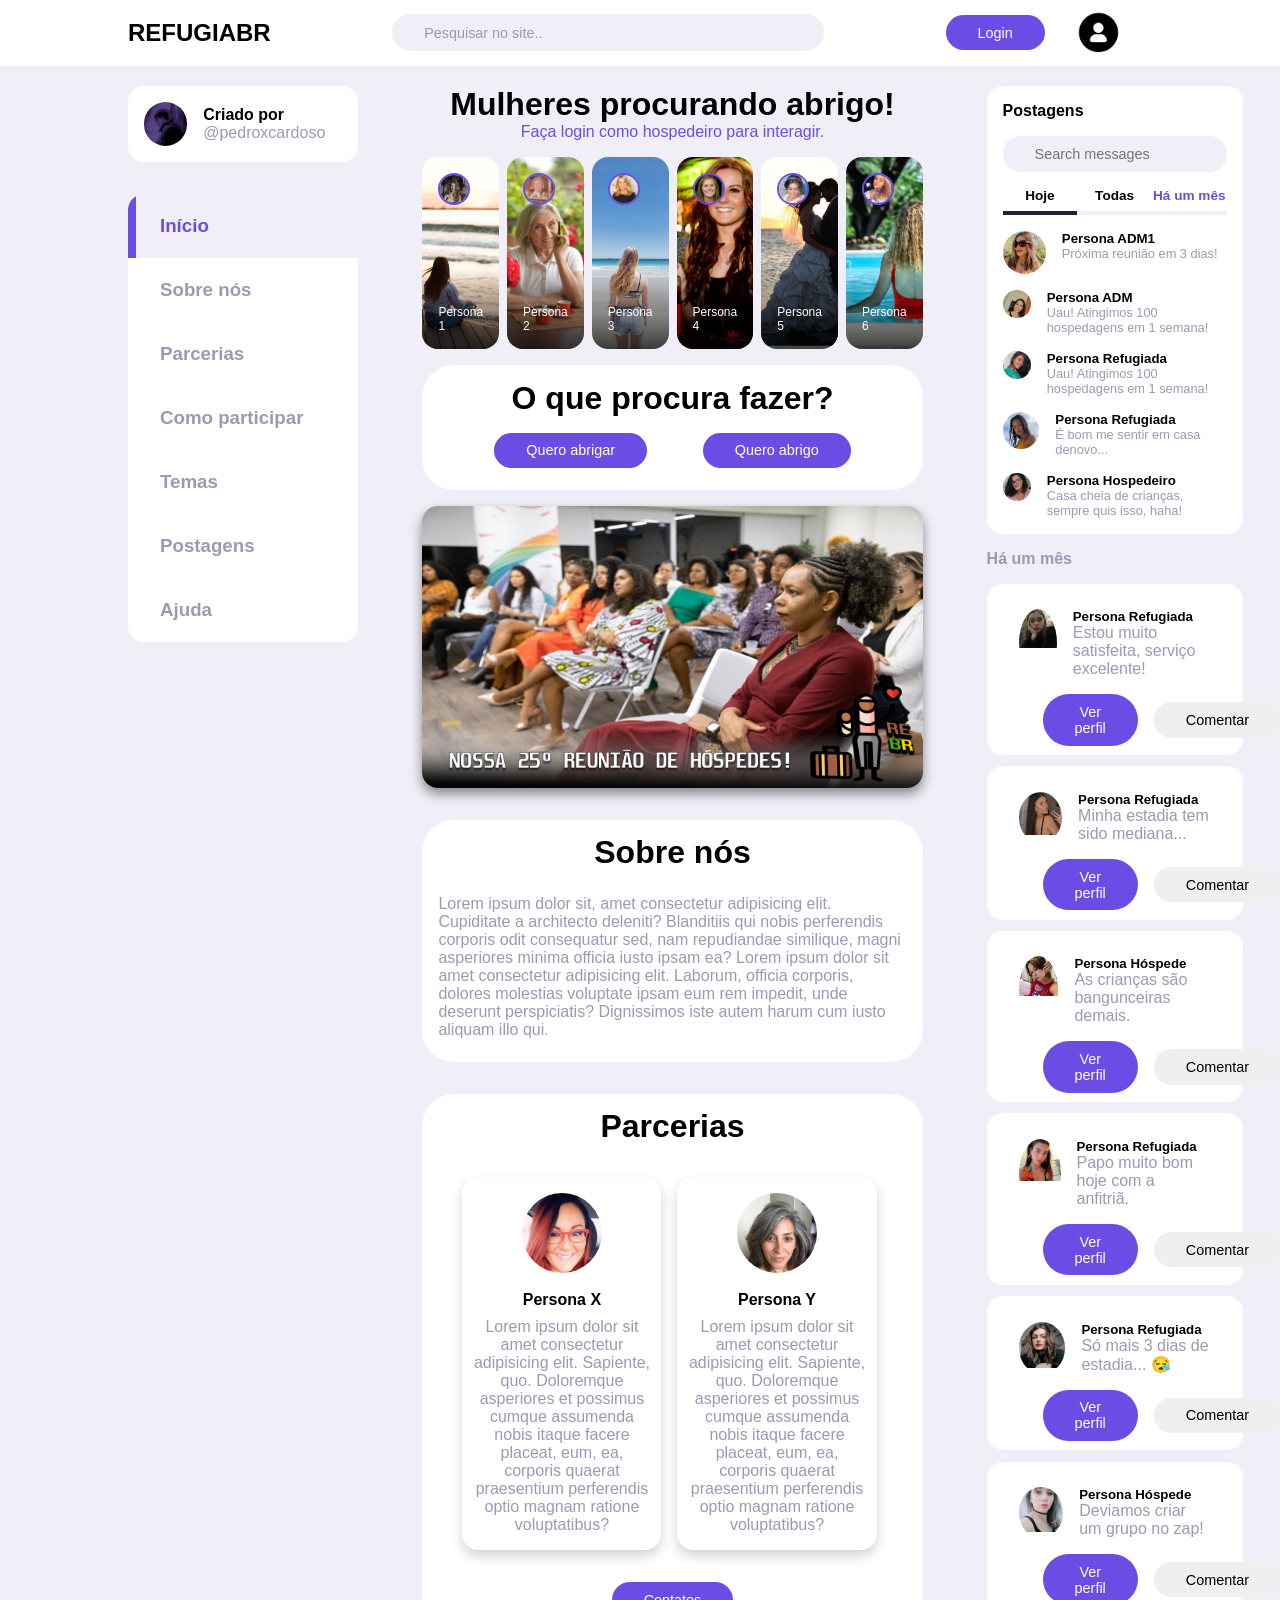
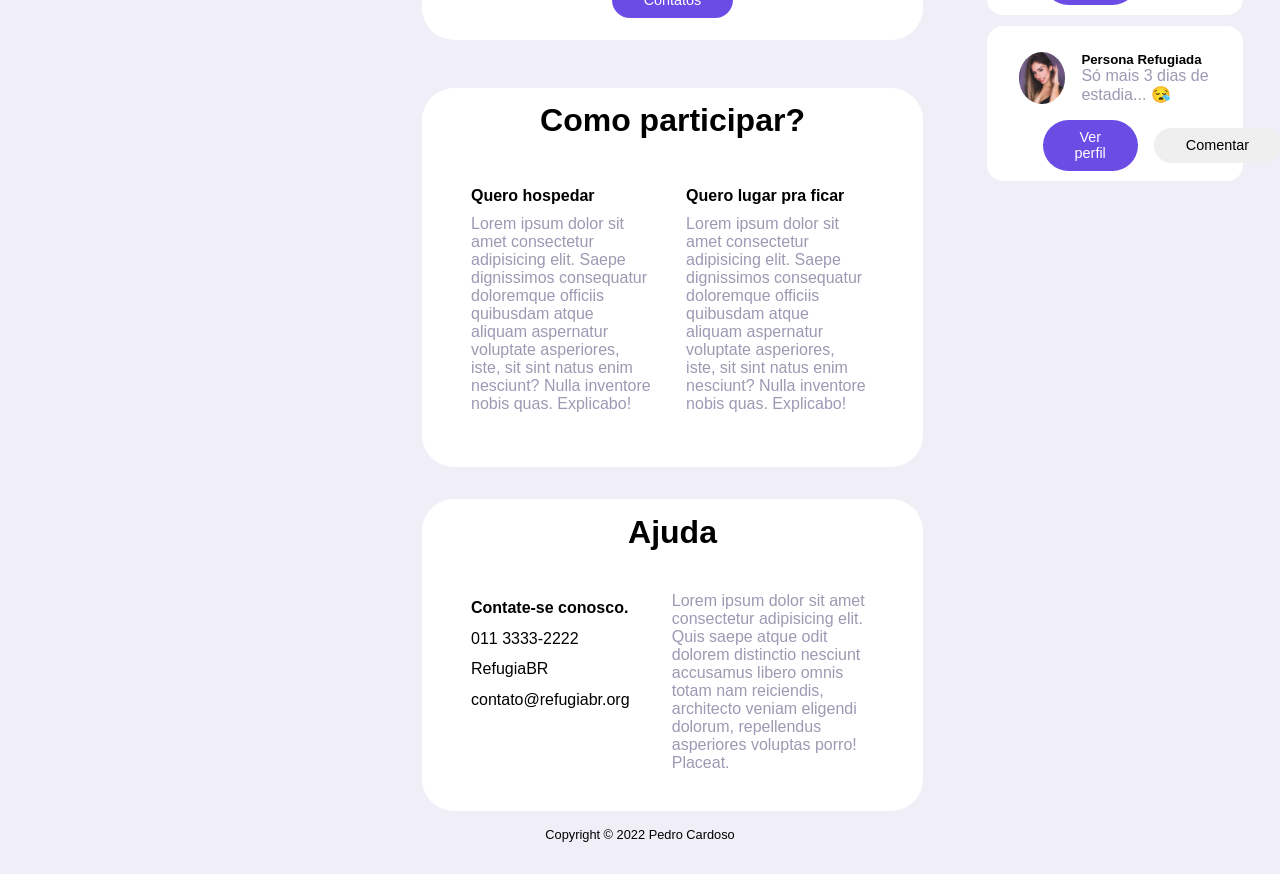
<file: index.html>
<!DOCTYPE html>
<html lang="pt-br">
<head>
    <meta charset="UTF-8">
    <meta http-equiv="X-UA-Compatible" content="IE=edge">
    <meta name="viewport" content="width=device-width, initial-scale=1.0">
    <title>RefugiaBR</title>
    
    <!--ICONSCOUT!-->
    <link rel="stylesheet" href="https://unicons.iconscout.com/release/v2.1.6/css/unicons.css">
   <!--STYLESHEET-->
    <link rel="stylesheet" href="style.css">
    <!--GOOGLE FONTES-->
    

</head>
<body>
   
    <!--BARRA DE NAVEGAÇÃO-->

    <nav>
        <div class="container">
          <h2 class="log">REFUGIABR</h2>
              <div class="search-bar">
                 <i class="uil uil-search"></i>  
                 <input type="search" placeholder="Pesquisar no site..">
              </div>
              <div class="login" id="log">
                 <label class="btn btn-primary">Login</label>
                 <div class="profile-picture">
                 <img src="images/profile-picture-1.png" alt="profile-picture">
               </div>
               <div class="world-button">
                <i class="uil uil-globe"></i> <i class="uil uil-arrow-down"></i>
               </div>
           </div>
        </div>
    </nav>

    <!--PÁGINA MAIN-->

    <main>
            <div class="container">
                <!---------Parte esquerda-------->
                <div class="left">

                    <a class="profile">
                        <div class="profile-picture">
                          <img src="images/pedro-profile.jpg
                            " alt="">
                        </div>
                        <div class="handle">
                            <h4>Criado por</h4>
                            <p class="text-muted">
                                @pedroxcardoso
                            </p>
                        </div>
                    </a>

                  <!--Sidebar-->
                     <div class="sidebar">
                         
                            <a class="menu-item active" href="#inicio">
                                 <span><i class="uil uil-home"></i></span><h3>Início</h3>
                            </a>
                                 
                            <a class="menu-item" href="#sobre-nos" id="sobrenos"
                            > 
                                <span><i class="uil uil-users-alt"></i></span><h3>Sobre nós</h3>
                            </a>
                                
                            <a class="menu-item" href="#parcerias" id="parcerias">
                                <span><i class="uil uil-user-arrows"></i></span><h3>Parcerias</h3>
                            </a>
                                
                            <a class="menu-item" href="#como-participar" id="como-participar">
                                <span><i class="uil uil-smile-beam"></i></span><h3>Como participar</h3>
                            </a>
                            
                            <a class="menu-item" id="theme">
                                <span><i class="uil uil-paint-tool"></i></span><h3>Temas</h3>
                            </a>
                            
                            <a class="menu-item" id="messages-notifications">
                                <span><i class="uil uil-newspaper"></i></span><h3>Postagens</h3>
                            </a>
                                
                            <a class="menu-item" href="#ajuda" id="ajuda">
                                <span><i class="uil uil-question-circle"></i></span><h3>Ajuda</h3>
                            </a>
                     </div>
                    
                     <div class="clima">

                     </div>

                 </div>
                 <!---------Parte DO MEIO------->
                 <div class="middle" id="inicio">
                        <!--Mulheres procurando abrigo-->
                     
                        <div class="news">
                            <h1>Mulheres procurando abrigo!</h1> 
                            <p>Faça login como hospedeiro para interagir.</p>
                        </div>
                  
                        <div class="stories">

                             
                            <div class="story"> 
                                <div class="profile-picture">
                                <img src="images/refugiado-profile-2.jpg" alt="">
                                </div>
                            <p class="name">Persona 1</p>
                            </div>

                            <div class="story"> 
                                <div class="profile-picture">
                                <img src="images/refugiado-profile-3.jpg" alt="">
                                </div>
                            <p class="name">Persona 2</p>
                            </div>

                            <div class="story"> 
                                <div class="profile-picture">
                                <img src="images/refugiado-profile-3.png" alt="">
                                </div>
                            <p class="name">Persona 3</p>
                            </div>

                            <div class="story"> 
                                <div class="profile-picture">
                                <img src="images/refugiado-profile.jpg" alt="">
                                </div>
                            <p class="name">Persona 4</p>
                            </div>

                            <div class="story"> 
                                <div class="profile-picture">
                                <img src="images/refugiado-profile-4.jpg" alt="">
                                </div>
                            <p class="name">Persona 5</p>
                            </div>

                            <div class="story"> 
                                <div class="profile-picture">
                                <img src="images/refugiado-profile-5.jpg" alt="">
                                </div>
                            <p class="name">Persona 6</p>
                            </div>

                        </div>
                    
                         <!-- FIM DE Mulheres procurando abrigo-->

                        <div class="logar" > <!--Parte de escolher que quer fazer-->
                            <h1>O que procura fazer?</h1>
                                <div class="stories-buttons"> 
                                    <div> <a href="indexH.html">  <button class="bt1"><i class="uil uil-map-pin-alt"></i> Quero abrigar</button> </a> </div>
                                    <div> <a href="indexF.html">  <button class="bt2">Quero abrigo  <i class="uil uil-house-user"></i></button> </a> </div>
                               </div>
                        </div>
                        
                      <!----- FEEDS ----->
                        
                    <div class="feeds" >

                        <div class="feed1">
                        
                            <div class="central-image">  
                               
                                <img class="img1" src="images/REUNIAO.png" alt="">

                            </div>
                        </div>

                        <div class="feed2" id="sobre-nos">
                            <div class="head">
                                <h1>Sobre nós</h1>
                            </div>
                                <p>
                                    Lorem ipsum dolor sit, amet consectetur adipisicing elit. Cupiditate a architecto deleniti? Blanditiis qui nobis perferendis corporis odit consequatur sed, nam repudiandae similique, magni asperiores minima officia iusto ipsam ea?
                                    Lorem ipsum dolor sit amet consectetur adipisicing elit. Laborum, officia corporis, dolores molestias voluptate ipsam eum rem impedit, unde deserunt perspiciatis? Dignissimos iste autem harum cum iusto aliquam illo qui.

                                </p>
                            <div>

                            </div>
                        </div>
                       

                        <div class="feed3" id="parcerias">
                            <div class="head">
                                <h1>Parcerias</h1>
                            </div>
                               
                                <div class="parcerias">
                                    <div class="parceiros">
                                       <div class="profile-picture2"> <img src="images/partner1.jpg" alt=""> </div> <br>
                                        <b>Persona X</b> <br>
                                        <p>
                                         Lorem ipsum dolor sit amet consectetur adipisicing elit. Sapiente, quo. Doloremque asperiores et possimus cumque assumenda nobis itaque facere placeat, eum, ea, corporis quaerat praesentium perferendis optio magnam ratione voluptatibus?
                                         
                                        </p>
                                    </div>

                                    <div class="parceiros">
                                        <div class="profile-picture2"> <img src="images/partner2.jpg" alt=""> </div> <br>
                                         <b>Persona Y</b> <br>
                                         <p>
                                          Lorem ipsum dolor sit amet consectetur adipisicing elit. Sapiente, quo. Doloremque asperiores et possimus cumque assumenda nobis itaque facere placeat, eum, ea, corporis quaerat praesentium perferendis optio magnam ratione voluptatibus?
                                          
                                         </p>
                                     </div>

                                   
                                   
                                </div>

                                <div class="btn-contatos">
                                    <label class="btn btn-primary2" for="(COLOCAR DEPOIS)">Contatos</label> </div>
                                 </div>
                               

                            <div>

                            </div>
                        </div>
                       
                        <div class="feed4" id="como-participar">
                            <div class="head">
                                <h1>Como participar?</h1>
                            </div>
                            
                            <div class="cont">
                             
                                <div class="contflex"> 
                                <b class="cont-title">Quero hospedar</b>
                                <p>Lorem ipsum dolor sit amet consectetur adipisicing elit. Saepe dignissimos consequatur doloremque officiis quibusdam atque aliquam aspernatur voluptate asperiores, iste, sit sint natus enim nesciunt? Nulla inventore nobis quas. Explicabo!</p>    
                                </div>

                                <div class="contflex"> 
                                    <b class="cont-title">Quero lugar pra ficar</b>
                                    <p>Lorem ipsum dolor sit amet consectetur adipisicing elit. Saepe dignissimos consequatur doloremque officiis quibusdam atque aliquam aspernatur voluptate asperiores, iste, sit sint natus enim nesciunt? Nulla inventore nobis quas. Explicabo!</p>    
                                    </div>

                            </div>
                            


                            <div>

                            </div>
                        </div>

                        <div class="feed5" id="ajuda">
                            <div class="head">
                                <h1>Ajuda <i class="uil uil-question-circle"></i></h1>
                            
                                <div class="helpbar">
                                    <div class="helpbar-flex">
                                        <b class="helpbar-title">Contate-se conosco.</b>
                                        <ul class="help-ul">
                                            <li> <i class="uil uil-phone"></i> 011 3333-2222</li>
                                            <li> <i class="uil uil-facebook"></i> RefugiaBR</li>
                                            <li> <i class="uil uil-envelope"></i> contato@refugiabr.org</li>
                                        </ul>
                                    </div>

                                        <p>Lorem ipsum dolor sit amet consectetur adipisicing elit. Quis saepe atque odit dolorem distinctio nesciunt accusamus libero omnis totam nam reiciendis, architecto veniam eligendi dolorum, repellendus asperiores voluptas porro! Placeat.

                                        </p>

                                    </div>
                                </div>


                            <div>

                            </div>
                        </div>

                    </div>        
                          
                      <!----------------------Parte direita------------------------>
             
                <div class="right">
                
                <!------------------------MESSAGES--------------------------->  
                 
                  <div class="messages">
                    <div class="heading">
                        <h4>Postagens</h4> <i class="uil uil-newspaper"></i>
                    </div>
                    <!-----SEARCH BAR------>
                    <div class="search-bar">
                        <i class="uil uil-search"></i>
                        <input type="search" placeholder="Search messages" id="message-search">
                    </div>
                    <!-----NEWS CATEOGRY----->
                    <div class="category">
                        <h6 class="active">Hoje</h6>
                        <h6>Todas</h6>
                        <h6 class="message-requests">Há um mês</h6>
                    </div>
                  <!-------MESSAGE------->
                    <div class="message">
                        <div class="profile-picture">
                            <img src="images/personaadm3.jpg" alt="">
                        </div>
                        <div class="message-body">
                            <h5>Persona ADM1</h5>
                            <p class="text-muted">Próxima reunião em 3 dias!</p>
                        </div>
                    </div>
               
                    <!-------MESSAGE------->
                    <div class="message">
                        <div class="profile-picture">
                            <img src="images/persona7.JPG" alt="">
                        </div>
                        <div class="message-body">
                            <h5>Persona ADM</h5>
                            <p class="text-muted">Uau! Atingimos 100 hospedagens em 1 semana!</p>
                        </div>
                    </div>
            
                    <!-------MESSAGE------->
                    <div class="message">
                        <div class="profile-picture">
                            <img src="images/persona8.jpg" alt="">
                        </div>
                        <div class="message-body">
                            <h5>Persona Refugiada</h5>
                            <p class="text-muted">Uau! Atingimos 100 hospedagens em 1 semana!</p>
                        </div>
                    </div>

                     <!-------MESSAGE------->
                     <div class="message">
                        <div class="profile-picture">
                            <img src="images/personaadm2.png" alt="">
                        </div>
                        <div class="message-body">
                            <h5>Persona Refugiada</h5>
                            <p class="text-muted">É bom me sentir em casa denovo...</p>
                        </div>
                    </div>

                     <!-------MESSAGE------->
                     <div class="message">
                        <div class="profile-picture">
                            <img src="images/VgVgXcxE_400x400.jpg" alt="">
                        </div>
                        <div class="message-body">
                            <h5>Persona Hospedeiro</h5>
                            <p class="text-muted">Casa cheia de crianças, sempre quis isso, haha!</p>
                        </div>
                    </div>
                </div>
              <!--END OF MESSAGE-->

                 <!-----------------POSTAGENS------------------------>

                 <div class="friend-requests">
                    <h4>Há um mês</h4>
                </div>
        
                <div class="request">
                    <div class="info">
                        <div class="profile-picture2">
                            <img src="images/personaadm1.jpg" alt="">
                        </div>
                        <div>
                            <h5>Persona Refugiada</h5>
                            <p class="text-muted">
                                Estou muito satisfeita, serviço excelente!
                            </p>    
                    </div>
                </div>
                <div class="action">
                    <button class="btn1">
                        Ver perfil
                    </button>
                    <button class="btn2">
                        Comentar
                    </button>          
                </div>
            </div>

            <div class="request">
                <div class="info">
                    <div class="profile-picture2">
                        <img src="images/persona1.jpg" alt="">
                    </div>
                    <div>
                        <h5>Persona Refugiada</h5>
                        <p class="text-muted">
                            Minha estadia tem sido mediana...
                        </p>    
                </div>
            </div>
            <div class="action">
                <button class="btn1">
                    Ver perfil
                </button>
                <button class="btn2">
                    Comentar
                </button>          
             </div>
          </div>

          <div class="request">
            <div class="info">
                <div class="profile-picture2">
                    <img src="images/personaadm4.jpg" alt="">
                </div>
                <div>
                    <h5>Persona Hóspede</h5>
                    <p class="text-muted">
                        As crianças são bangunceiras demais.
                    </p>    
            </div>
        </div>
        <div class="action">
            <button class="btn1">
                Ver perfil
            </button>
            <button class="btn2">
                Comentar
            </button>          
         </div>
      </div>

      <div class="request">
        <div class="info">
            <div class="profile-picture2">
                <img src="images/personaadm4.png" alt="">
            </div>
            <div>
                <h5>Persona Refugiada</h5>
                <p class="text-muted">
                    Papo muito bom hoje com a anfitriã.
                </p>    
        </div>
    </div>
    <div class="action">
        <button class="btn1">
            Ver perfil
        </button>
        <button class="btn2">
            Comentar
        </button>          
     </div>
  </div>

  <div class="request">
    <div class="info">
        <div class="profile-picture2">
            <img src="images/personaadm5.jpg" alt="">
        </div>
        <div>
            <h5>Persona Refugiada</h5>
            <p class="text-muted">
                Só mais 3 dias de estadia... 😪
            </p>    
    </div>
</div>
<div class="action">
    <button class="btn1">
        Ver perfil
    </button>
    <button class="btn2">
        Comentar
    </button>          
 </div>
</div>
 
<div class="request">
    <div class="info">
        <div class="profile-picture2">
            <img src="images/persona9.jpg" alt="">
        </div>
        <div>
            <h5>Persona Hóspede</h5>
            <p class="text-muted">
                Deviamos criar um grupo no zap!
            </p>    
    </div>
</div>
<div class="action">

    <button class="btn1">
        Ver perfil
    </button>
    <button class="btn2">
        Comentar
    </button>          
 </div>
</div>

<div class="request">
    <div class="info">
        <div class="profile-picture2">
            <img src="images/persona10.jpg" alt="">
        </div>
        <div>
            <h5>Persona Refugiada</h5>
            <p class="text-muted">
                Só mais 3 dias de estadia... 😪
            </p>    
    </div>
</div>
<div class="action">

    <button class="btn1">
        Ver perfil
    </button>
    <button class="btn2">
        Comentar
    </button>          
 </div>
</div>



         </div>             
        </div>
        <!--END OF RIGHT-->

    </div>
    <footer>Copyright © 2022 Pedro Cardoso</footer>
</main>

<!--=======================================THEME CUSTOMIZATION=================================-->   
<div class="customize-theme">
 <div class="card">
     <h2>Customize o site!</h2>
     <p class="text-mute">Altere a fonte, cor e fundo.</p>

     <!-----------FONT SIZES------------>

     <div class="font-size">
         <h4>Tamanho da fonte</h4>
         <div>
             <h6>Aa</h6>
         <div class="choose-size">
             <span class="font-size-1"></span>
             <span class="font-size-2"></span>
             <span class="font-size-3 active"></span>
             <span class="font-size-4"></span>
             <span class="font-size-5"></span>
         </div>
         <h3>Aa</h3>
         </div>
     </div>

     


     <!-------- PRIMARY COLORS --------->
     <div class="color">
         <h4>Cores</h4>
         <div class="choose-color">
             <span class="color-1 active"></span>
             <span class="color-2"></span>
             <span class="color-3"></span>
             <span class="color-4"></span>
             <span class="color-5"></span>
         </div>
     </div>
     <!-------- BACKGROUND COLORS --------->
     <div class="background">
         <h4>Fundo</h4>
         <div class="choose-bg">
            <div class="bg-1 active">
                <span></span>
                <h5 for="bg-1">Claro</h5>
            </div>
            <div class="bg-2">
                <span></span>
                <h5>Dim</h5>
            </div>
            <div class="bg-3">
                <span></span>
                <h5 for="bg-3">Escuro</h5>
            </div>
        </div>
     </div>
     
 </div>

</div>


<!--=========================================LOGIN==================================================-->

<div class="log-button">
    <div class="card1">
        <h2>Faça seu login!</h2> <br>
      <div class="insira">  <h3>Email</h3> </div>
        <div class="log-inputs">
            <input type="text" placeholder="insira seu email...">
        </div>
     <div class="senha">  <h3>Senha</h3> </div> 
        <div class="log-inputs">
            <input type="password" placeholder="insira sua senha...">
        </div>

     <div class="logar2">
        <label class="btnlog">Login</label>
     </div>
        
    </div>
   
   </div>
   



<script src="script.js"></script>
</body>
</html>
</file>
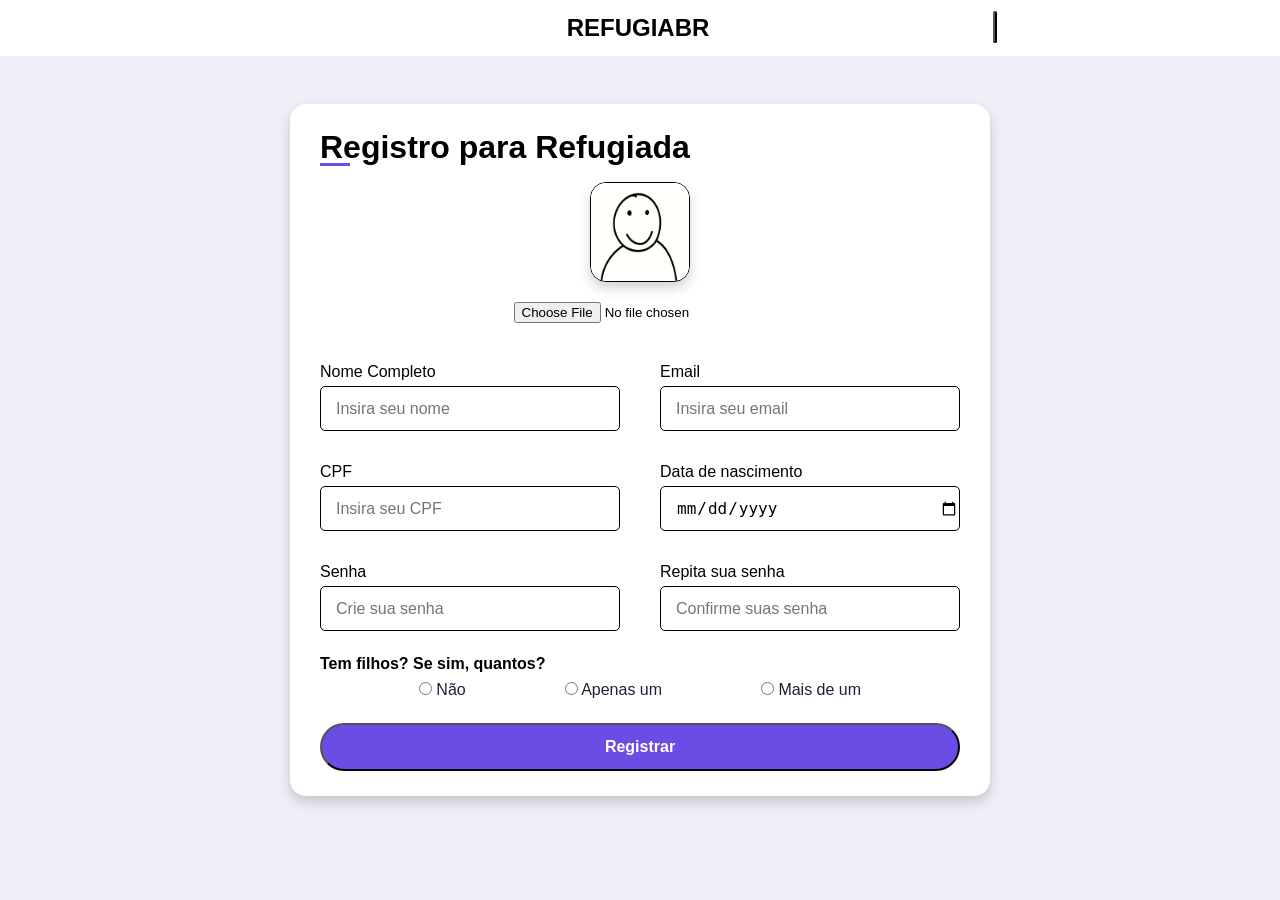
<file: indexF.html>
<!DOCTYPE html>
<html lang="en">
<head>
    <meta charset="UTF-8">
    <meta http-equiv="X-UA-Compatible" content="IE=edge">
    <meta name="viewport" content="width=device-width, initial-scale=1.0">
    <title>Crie sua conta</title>


    <!--ICONSCOUT!-->
      <link rel="stylesheet" href="https://unicons.iconscout.com/release/v2.1.6/css/unicons.css">
    <!--STYLESHEET-->
       <link rel="stylesheet" href="styleF.css">
    <!--GOOGLE FONTES-->
</head>
<body>

  <nav>
    
   <div class="all">
     <div class="left">
       <a class="anima" href="index.html"> <i id="anime" class="uil uil-sign-in-alt"></i> </a>
     </div>
    <div class="mid">
     <h1>REFUGIABR</h1>
    </div>

    <div class="right">
      <button onclick="myFunction()" class="moon"> <i class="uil uil-moon"></i> </button>
    </div>
    

  </div>
  </nav>

  <main>
    <div class="container">
      <div class="titulo">Registro para Refugiada</div>
      <form action="">

        <div class="img" id="inputimg">
          <img src="imagesF/profile-picture.PNG" id="personaimg" alt=""> <br>
          <input type="file" id="choosefile" name="img" accept="image/*" onchange="document.getElementById('personaimg').src = window.URL.createObjectURL(this.files[0])" required>          
        </div>

        <div class="usuario">
          <div class="input-box">
            <span class="details">Nome Completo</span>
            <input type="text" placeholder="Insira seu nome" required>
          </div>
          <div class="input-box">
            <span class="details">Email</span>
            <input type="text" placeholder="Insira seu email" required>
          </div>
          <div class="input-box">
            <span class="details">CPF</span>
            <input type="text" placeholder="Insira seu CPF" oninput="mascara(this)" maxlength="14" required>
          </div>
          <div class="input-box">
            <span class="details">Data de nascimento</span>
            <input type="date" required>
          </div>
          <div class="input-box">
            <span class="details">Senha</span>
            <input type="password" class="password" placeholder="Crie sua senha" required>
          </div>
          <div class="input-box">
            <span class="details">Repita sua senha</span>
            <input type="password" class="password" placeholder="Confirme suas senha" required>
          </div>
        </div>
        <div class="title"> <span class="details">Tem filhos? Se sim, quantos?</span> </div>
        <div class="filhos-details" required>
                <div>
                    <input type="radio" id="child" name="age" value="child"> 
                    <label for="child">Não</label>
                </div> 
                <div>
                    <input type="radio" id="adult" name="age" value="adult">
                    <label for="adult">Apenas um</label>
                </div>
                <div>
                    <input type="radio" id="senior" name="age" value="senior">
                    <label for="senior">Mais de um</label>
                </div> 
        </div>
        <div class="submit-end">
          <input class="btn-primary"type="submit" value="Registrar">
        </div>

      </form>
    </div>
   
  </main>


<script src="scriptF.js"></script>
</body>
</html>
</file>
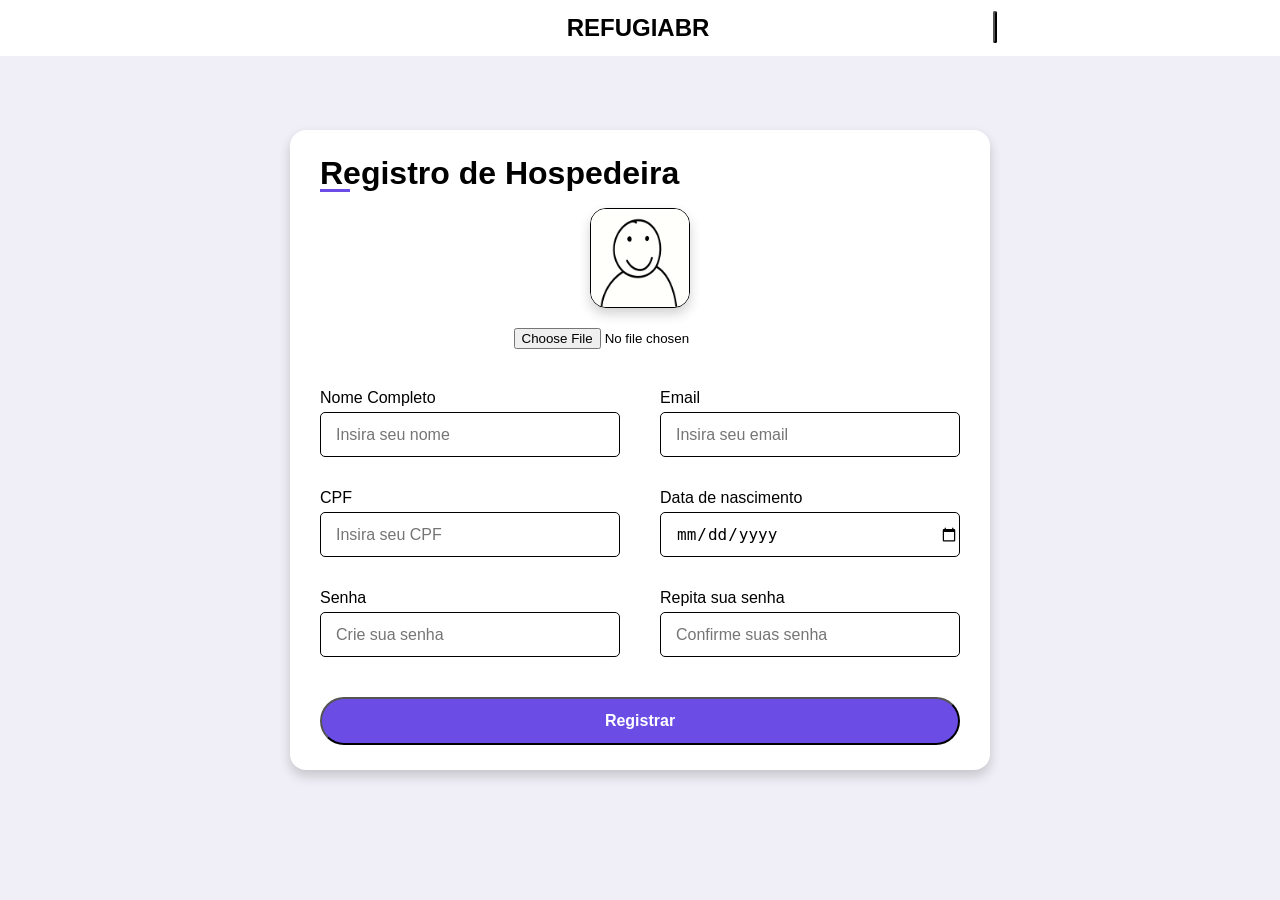
<file: indexH.html>
<!DOCTYPE html>
<html lang="en">
<head>
    <meta charset="UTF-8">
    <meta http-equiv="X-UA-Compatible" content="IE=edge">
    <meta name="viewport" content="width=device-width, initial-scale=1.0">
    <title>Crie sua conta</title>


    <!--ICONSCOUT!-->
      <link rel="stylesheet" href="https://unicons.iconscout.com/release/v2.1.6/css/unicons.css">
    <!--STYLESHEET-->
       <link rel="stylesheet" href="styleF.css">
    <!--GOOGLE FONTES-->
</head>
<body>

  <nav>
    
   <div class="all">
     <div class="left">
       <a class="anima" href="index.html"> <i id="anime" class="uil uil-sign-in-alt"></i> </a>
     </div>
    <div class="mid">
     <h1>REFUGIABR</h1>
    </div>

    <div class="right">
      <button onclick="myFunction()" class="moon"> <i class="uil uil-moon"></i> </button>
    </div>
    

  </div>
  </nav>

  <main>
    <div class="container">
      <div class="titulo">Registro de Hospedeira</div>
      <form action="">

        <div class="img" id="inputimg">
          <img src="imagesF/profile-picture.PNG" id="personaimg" alt=""> <br>
          <input type="file" id="choosefile" name="img" accept="image/*" onchange="document.getElementById('personaimg').src = window.URL.createObjectURL(this.files[0])" required>          
        </div>

        <div class="usuario">
          <div class="input-box">
            <span class="details">Nome Completo</span>
            <input type="text" placeholder="Insira seu nome" required>
          </div>
          <div class="input-box">
            <span class="details">Email</span>
            <input type="text" placeholder="Insira seu email" required>
          </div>
          <div class="input-box">
            <span class="details">CPF</span>
            <input type="text" placeholder="Insira seu CPF" oninput="mascara(this)" maxlength="14" required>
          </div>
          <div class="input-box">
            <span class="details">Data de nascimento</span>
            <input type="date" required>
          </div>
          <div class="input-box">
            <span class="details">Senha</span>
            <input type="password" class="password" placeholder="Crie sua senha" required>
          </div>
          <div class="input-box">
            <span class="details">Repita sua senha</span>
            <input type="password" class="password" placeholder="Confirme suas senha" required>
          </div>
        </div>
        <div class="submit-end">
          <input class="btn-primary"type="submit" value="Registrar">
        </div>
      </form>
    </div>
   
  </main>


<script src="scriptF.js"></script>
</body>
</html>
</file>
<file: style.css>
@import url('https://fonts.googleapis.com/css2?family=Roboto+Mono:wght@300&display=swap');

html{
    scroll-behavior: smooth;
}


.light{
    color:white;
}

:root {
   --primary-color-hue: 252;
   --dark-color-lightness: 17%;
   --light-color-lightness: 95%;
   --white-color-lightness: 100%;

   --color-white: hsl(252, 30%, var(--white-color-lightness));
   --color-light: hsl(252, 30%, var(--light-color-lightness));
   --color-gray: hsl(var(--primary-color-hue), 15%, 65%);
   --color-primary: hsl(var(--primary-color-hue), 75%, 60%);
   --color-secondary: hsl(252, 100%, 90%);
   --color-sucess: hsl(120, 95%, 65%);
   --color-danger: hsl(0, 95%, 65%);
   --color-dark: hsl(252, 30%, var(--dark-color-lightness));
   --color-black: hsl(252, 30%, 10%);

   --border-radius: 2rem;
   --card-border-radius: 1rem;
   --btn-padding: 0.6rem 2rem;
   --search-padding: 0.6rem 1rem;
   --card-padding: 1rem;

   --sticky-top-left: 5.4rem;
   --sticky-top-right: -18rem;
}

*,
*::before,
*::after{
    margin: 0;
    padding: 0;
    outline: 0;
    box-sizing: border-box;
    text-decoration: none;
    list-style: none;
    border: none;
}

body{
    font-family: 'Roboto', sans-serif;
    color:black;
    overflow-x: hidden;
    background: var(--color-light);
}

.container{
    width: 80%;
    margin: 0 auto;
}

.profile-picture{
    width: 2.7em;
    aspect-ratio: 1/1;
    border-radius: 50%;
    overflow:hidden;
}

img{
    display:block;
    width: 100%;
}

.container .login .btn{
    display: inline-block;
    padding: var(--btn-padding);
    font-weight: 500;
    border-radius: var(--border-radius);
    cursor: pointer;
    transition: all 300ms ease;
    font-size: 0.9rem;
}

.container .login .btn:hover{
    opacity: 0.8;
}

.container .login .btn-primary{
    background: var(--color-primary);
    color: white;
}

.text-bold{
    font-weight: 500;
}

.text-muted{
    color: var(--color-gray);
}

/*==========NAVBAR==========*/
nav{
    width: 100%;
    background: var(--color-white);
    padding: 0.7rem 0;
    position: fixed;
    top: 0;
    z-index: 10;
}
nav .container{
    display:flex;
    align-items: center;
    justify-content: space-between;
}

.search-bar{
    background: var(--color-light);
    border-radius: var(--border-radius);
    padding: var(--search-padding);
}

.search-bar input[type="search"]{
    background: transparent;
    width: 30vw;
    margin-left: 1rem;
    font-size: 0.9rem;
    color:var(--color-dark);
}

nav .search-bar input[type="search"]::placeholder{
    color: var(--color-gray);
}

nav .login {
    display: flex;
    align-items: center;
    gap: 2rem;
}

nav .world-button{
display: flex;
align-items: center;
cursor: pointer;
}

/*==========MAIN==========*/

main{
    position: relative;
    top: 5.4rem;
}

main .container{
    display: grid;
    grid-template-columns: 18vw auto 20vw;
    column-gap: 4rem;
    position: relative;
}

/*==========LEFT==========*/

main .container .left{
    height: max-content;
    position: sticky;
    top: var(--sticky-top-left);
}

main .container .left .profile {
    padding: var(--card-padding);
    background: var(--color-white);
    border-radius: var(--card-border-radius);
    display:flex;
    align-items: center;
    column-gap: 1rem;
    width: 100%;
}

/*==========SIDEBAR==========*/


.left .sidebar{
    margin-top: 2rem;
    background: var(--color-white);
    border-radius: var(--card-border-radius);
    width: 100%;
    
}

.left .sidebar a{
    color: var(--color-gray);
}

.left .sidebar .menu-item {
    display:flex;
    align-items: center;
    height: 4rem;
    cursor:pointer;
    transition: all 300ms ease;
    position: relative;
}


.left .sidebar .menu-item:hover{
    background: var(--color-light);
    
}

.left .sidebar i{
    font-size: 1.4rem;
    color: var(--color-gray);
    margin-left:2rem;
    position: relative;
}

.left .siderbar h3{
    margin-left: 2rem;
    font-size: 1rem;
}

.left .sidebar .active{
    background: var(--color-light);
}

.customize-theme .card{
    width: 92vw;
}

.left .sidebar .active i,
.left .sidebar .active h3{
    color: var(--color-primary);
}

.left .sidebar .active::before{
    content: "";
    display:block;
    width: 0.5rem;
    height:100%;
    position:absolute;
    background: var(--color-primary);
}

.left .sidebar .menu-item:first-child.active{
    border-top-left-radius: var(--card-border-radius);
    overflow: hidden;
}

.left .sidebar .menu-item:last-child.active{
    border-bottom-left-radius: var(--card-border-radius);
    overflow: hidden;
}



/*=========MIDDLE=========*/

.middle .news h1{
    text-align: center;
}

.middle .news p{
    text-align: center;
    color: var(--color-primary);
    padding-bottom: 1rem;
}



.middle .stories{
    display: flex;
    justify-content: space-between;
    height: 12rem;
    gap: 0.5rem;
   
}

.middle .stories .story{
    padding: var(--card-padding);
    border-radius: var(--card-border-radius);
    display: flex;
    flex-direction: column;
    justify-content: space-between;
    align-items: center;
    color: white;
    font-size: 0.75rem;
    width: 100%;
    position: relative;
    overflow: hidden;
    cursor: pointer;
    transition: all 300ms ease;
}

.middle .stories .story:hover{
    opacity: 0.8;
    
}

.middle .stories .story::before{
    content: "";
    display: block;
    width: 100%;
    height: 5rem;
    background: linear-gradient(transparent, rgba(0, 0, 0, 0.75));
    position: absolute;
    bottom: 0;
}

.middle .stories .story .name{
    z-index: 2;
}

.middle .stories .story:nth-child(1){
    background: url(images/background1.PNG)
    no-repeat center center/cover;
}
.middle .stories .story:nth-child(2){
    background: url(images/background2.jpg)
    no-repeat center center/cover;
}
.middle .stories .story:nth-child(3){
    background: url(images/background\ 3.jpg)
    no-repeat center center/cover;
}
.middle .stories .story:nth-child(4){
    background: url(images/background4.jpg)
    no-repeat center center/cover;
}

.middle .stories .story:nth-child(5){
    background: url(images/background5.jpg)
    no-repeat center center/cover;
}

.middle .stories .story:nth-child(6){
    background: url(images/background6.PNG)
    no-repeat center center/cover;
}

.middle .story .profile-picture{
    width: 2rem;
    height: 2rem;
    align-self: start;
    border: 2px solid var(--color-primary);
}

/*BOTÃO DE LOGIN*/

.middle .logar{
width: 100%;
align-items: center;
margin-top: 1rem;
background: var(--color-white);
padding: 0.4rem var(--card-padding);
border-radius: var(--border-radius);
}

.middle .logar h1{
    padding-top: 0.5rem;
    padding-bottom: 1rem;
    justify-self: start;
    width: 100%;
    background: transparent;
    margin-right: 1rem;
    text-align: center;
    justify-items: center;
}

.middle .logar .stories-buttons{
    display: flex;
    justify-content: space-evenly;
    padding-bottom: 1rem;
}

.middle .logar .stories-buttons buttons{
    display: flex;
    justify-content: space-evenly;
    
}

.middle .logar .stories-buttons .bt1{
    
    padding: var(--btn-padding);
    font-weight: 500;
    border-radius: var(--border-radius);
    cursor: pointer;
    transition: all 300ms ease;
    font-size: 0.9rem;
    background: var(--color-primary);
    color: white;
}

.middle .logar .stories-buttons .bt2{
    display: inline-block;
    padding: var(--btn-padding);
    font-weight: 500;
    border-radius: var(--border-radius);
    cursor: pointer;
    transition: all 300ms ease;
    font-size: 0.9rem;
    background: var(--color-primary);
    color: white;
}

.middle .logar .bt1:hover{
    opacity: 0.8;
}

.middle .logar .bt2:hover{
    opacity: 0.8;
}

/*FIM DO BOTÃO DE LOGIN*/

/*-----FEED 1-----*/

.middle .feeds{
    padding-top: 1rem;
    padding-bottom: 1rem;
    width: 100%;
}

.middle .feeds h1{
    text-align: center;
    justify-items: center;
}

.middle .img1{
    box-shadow: 0 0 0 0, 0 6px 12px rgb(34 34 34 / 50%);
    border-radius: var(--card-border-radius)
}

/*-----FEED 2-----*/

.middle .feed2{
    width: 100%;
    align-items: center;
    margin-top: 2rem;
    background: var(--color-white);
    padding: 0.4rem var(--card-padding);
    border-radius: var(--border-radius);
}

.middle .feed2 h1{
    padding-top: 0.5rem;
    padding-bottom: 1rem;
    justify-self: start;
    width: 100%;
    background: transparent;
    margin-right: 1rem;
}

.middle .feed2 p{
    padding-top: 0.5rem;
    padding-bottom: 1rem;
    justify-self: start;
    width: 100%;
    background: transparent;
    color: var(--color-gray);
    margin-right: 1rem;
}

/*-----FEED 3-----*/

.middle .feed3{
    width: 100%;
    align-items: center;
    margin-top: 2rem;
    background: var(--color-white);
    padding: 0.4rem var(--card-padding);
    border-radius: var(--border-radius);
}

.middle .feed3 h1{
    padding-top: 0.5rem;
    padding-bottom: 2rem;
    justify-self: start;
    width: 100%;
    background: transparent;
    margin-right: 1rem;
    text-align: center;
}


.middle .feed3 p{
    padding-top: 0.6rem;
    padding-bottom: 1rem;
    justify-self: start;
    width: 100%;
    background: transparent;
    color: var(--color-gray);
    margin-right: 1rem;

    
}

.middle .feed3 .parcerias{
    display: flex;
    justify-content: space-evenly;
    width: 100%;
    padding: 0 3%;
    padding-left: 1.5rem;
    padding-bottom: 1rem;
}

.middle .feed3 .parceiros{
    height: 30%;
    width: 80%;
    padding: 0 2%;
    margin-left: auto;
    margin-right: auto;
    box-shadow: 0 0 0 0, 0 6px 12px rgb(34 34 34 / 20%);
    margin-right: 1rem;
    margin-bottom: 1rem;
    padding-top: 1rem;
    text-align: center;
    border-radius: var(--card-border-radius);
}


.profile-picture2{
    width: 5em;
    aspect-ratio: 1/1;
    border-radius: 50%;
    overflow:hidden;
    margin-left: auto;
    margin-right: auto;
    
}

.middle .feed3 .parceiros .profile-picture2{
    align-items: center;
}

.middle .feed3 .btn-contatos{
    text-align: center;
    padding-bottom: 1rem;
}

.middle .feed3 .btn-primary2 {
    background: var(--color-primary);
    color: white;
}

.middle .feed3 .btn {
    display: inline-block;
    padding: var(--btn-padding);
    font-weight: 500;
    border-radius: var(--border-radius);
    cursor: pointer;
    transition: all 300ms ease;
    font-size: 0.9rem;
}


.middle .feed3 .btn:hover{
    opacity: 0.8;
}

/*---FEED 4---*/

.middle .feed4{
    width: 100%;
    align-items: center;
    margin-top: 2rem;
    background: var(--color-white);
    padding: 0.4rem var(--card-padding);
    border-radius: var(--border-radius);
}

.middle .feed4 h1{
    padding-top: 0.5rem;
    padding-bottom: 2rem;
    justify-self: start;
    width: 100%;
    background: transparent;
    margin-right: 1rem;
    text-align: center;
}


.middle .feed4 p{
    padding-top: 0.6rem;
    padding-bottom: 1rem;
    justify-self: start;
    width: 100%;
    background: transparent;
    color: var(--color-gray);
    margin-right: 1rem;
}
.middle .feed4 .cont{
    display: flex;
    justify-content: space-evenly;
    width: 100%;
    padding: 0 3%;
    padding-left: 1.5rem;
    padding-bottom: 1rem;
}

.middle .feed4 .contflex{
    height: 30%;
    width: 80%;
    padding: 0 2%;
    margin-left: auto;
    margin-right: auto;
    margin-right: 1rem;
    margin-bottom: 1rem;
    padding-top: 1rem;
    border-radius: var(--card-border-radius);
}

.middle .feed4 .contflex .cont-title{
    text-align: center;
}


/*---FEED 5---*/


.middle .feed5{
    width: 100%;
    align-items: center;
    margin-top: 2rem;
    background: var(--color-white);
    padding: 0.4rem var(--card-padding);
    border-radius: var(--border-radius);
}

.middle .feed5 h1{
    padding-top: 0.5rem;
    padding-bottom: 2rem;
    justify-self: start;
    width: 100%;
    background: transparent;
    margin-right: 1rem;
    text-align: center;
}


.middle .feed5 p{
    padding-top: 0.6rem;
    padding-bottom: 1rem;
    justify-self: start;
    width: 100%;
    background: transparent;
    color: var(--color-gray);
    margin-right: 1rem;
}

.middle .feed5 .helpbar{
    display: flex;
    justify-content: space-evenly;
    width: 100%;
    padding: 0 3%;
    padding-left: 1.5rem;
    padding-bottom: 1rem;
}

.middle .feed5 .helpbar-flex{
    height: 30%;
    width: 90%;
    padding: 0 2%;
    margin-left: auto;
    margin-right: auto;
    margin-right: 1rem;
    margin-bottom: 1rem;
    padding-top: 1rem;
    border-radius: var(--card-border-radius);
}

.middle .feed5 .helpbar-flex li{
    padding-top: 0.8rem;
}

.middle .feed4 .helpbar-flex .helpbartitle{
    text-align: center;
}


/*========== RIGHT ==========*/

.right .request .btn1{
    
    padding: var(--btn-padding);
    font-weight: 500;
    border-radius: var(--border-radius);
    cursor: pointer;
    transition: all 300ms ease;
    font-size: 0.9rem;
    background: var(--color-primary);
    color: white;
}

.right .request .action{
    align-items: center;
    padding-left: 1.5rem;
}

.right .request .btn1:hover{
    opacity: 0.8;
}

.right .request .btn2{
    
    padding: var(--btn-padding);
    font-weight: 500;
    border-radius: var(--border-radius);
    cursor: pointer;
    transition: all 300ms ease;
    font-size: 0.9rem;
 }

main .container .right{
    height: max-content;
    position: sticky;
    top: var(--sticky-top-right);
    bottom: 0;
}

.right .messages{
    background: var(--color-white);
    border-radius: var(--card-border-radius);
    padding: var(--card-padding);
}

.right .messages .heading{
    display: flex;
    align-items: center;
    justify-content: space-between;
    margin-bottom: 1rem;
}

.right .messages i {
    font-size: 1.4rem;
}

.right .messages .search-bar {
    display: flex;
    margin-bottom: 1rem;
}

.right .messages .category {
    display: flex;
    justify-content: space-between;
    margin-bottom:1rem;
}

.right .messages .category h6{
    width: 100%;
    text-align: center;
    border-bottom: 4px solid var(--color-light);
    padding-bottom: 0.5rem;
    font-size: 0.85rem;
}

.right .messages .category .active{
    border-color: var(--color-dark);
}

.right .messages .message-requests{
    color: var(--color-primary);
}

.right .messages .message{
    display: flex;
    gap: 1rem;
    margin-bottom: 1rem;
    align-items: start;
}

.right .messages .message:last-child{
    margin: 0%;
}

.right .messages .message p{
    font-size: 0.8rem;
}

.right .message .profile-picture2{
    position: relative;
    overflow: visible;
}

.right .profile-photo img{
    border-radius: 50%;
}

/*=====FRIENDS REQUWESTS======*/

.right .friend-requests{
    margin-top: 1rem;
}

.right .friend-requests h4{
    color: var(--color-gray);
    margin: 1rem 0;
}

.right .request{
    background: var(--color-white);
    padding: var(--btn-padding);
    border-radius: var(--card-border-radius);
    margin-bottom: 0.7rem;
    width: 100%;
}

.right .request .info{
    display: flex;
    gap: 1rem;
    margin-bottom: 1rem;
    margin-top: 1rem;
    width: 100%;
}

.right .request .action{
    display: flex;
    gap: 1rem;
}

/*------------Customizar SITE------------*/

.customize-theme{
    background: rgba(255, 255, 255, 0.5);
    width: 100vw;
    height: 100vh;
    position: fixed;
    top: 0;
    left: 0;
    z-index: 100;
    text-align:center;
    display: none;
    place-items: center;
    font-size: 1.1rem;
}

.customize-theme .card{
    background: var(--color-white);
    padding: 3rem;
    border-radius: var(--card-border-radius);
    width: 50%;
    box-shadow: 0 0 1rem var(--color-primary);
}

/*------------FONTE------------*/

.customize-theme .font-size{
    margin-top: 5rem;
}

.customize-theme .font-size > div {
    display:flex;
    justify-content: space-between;
    align-items: center;
    background: var(--color-light);
    padding: var(--search-padding);
    border-radius: var(--card-border-radius);
}

.customize-theme .choose-size{
    background: var(--color-secondary);
    height: 0.3rem;
    width: 100%;
    margin: 0 1rem;
    display:flex;
    justify-content: space-between;
    align-items: center;
}

.customize-theme .choose-size span {
    width: 1rem;
    height: 1rem;
    background: var(--color-secondary);
    border-radius: 50%;
    cursor: pointer;
}

.customize-theme .choose-size span.active{
    background: var(--color-primary);
}

/*------------Cores------------*/

.customize-theme .color {
    margin-top: 2rem;
}

.customize-theme .choose-color{
    background: var(--color-light);
    padding: var(--search-padding);
    border-radius:var(--card-border-radius);
    display: flex;
    align-items: center;
    justify-content: space-between;
}

.customize-theme .choose-color span{
    width: 2.2rem;
    height: 2.2rem;
    border-radius: 50%;
}

.customize-theme .choose-color span:nth-child(1){
    background: hsl(252, 75%, 60%);
}

.customize-theme .choose-color span:nth-child(2){
    background: hsl(101, 75%, 60%);
}

.customize-theme .choose-color span:nth-child(3){
    background: hsl(313, 75%, 60%);
}

.customize-theme .choose-color span:nth-child(4){
    background: hsl(175, 75%, 60%);
}

.customize-theme .choose-color span:nth-child(5){
    background: hsl(205, 75%, 60%);
}

.customize-theme .choose-color span.active{
    border: 5px solid white ;
}

/*------------FUNDO------------*/

.customize-theme .background{
    margin-top: 2rem;
}

.customize-theme .choose-bg{
    display: flex;
    align-items: center;
    justify-content: space-between;
    gap: 1.5rem;
}

.customize-theme .choose-bg > div{
    padding: var(--card-padding);
    width: 100%;
    display: flex;
    align-items: center;
    font-size: 1rem;
    font-weight: bold;
    border-radius: 0.4rem;
    cursor: pointer;
}

.customize-theme .choose-bg > div.active{
    border: 2px solid var(--color-primary);
}


.customize-theme .choose-bg .bg-1{
    background: white;
    color: black;
}

.customize-theme .choose-bg .bg-2{
    background: hsl(252, 30%, 17%);
    color: white;
}

.customize-theme .choose-bg .bg-3{
    background: hsl(252, 30%, 10%);
    color: white;
}

.customize-theme .choose-bg > div span{
    width: 2rem;
    height: 2rem;
    border: 2px solid var(--color-gray);
    border-radius: 50%;
    margin-right: 1rem;
}

/* ====== MEDIA QUERIA ====== */

@media screen and (max-width:1200px) {
    .container{
        width: 96%;
    }

    main .container{
        grid-template-columns: 5rem auto 30vw;
        gap: 1rem;
    }

    .left {
        width: 5rem;
        z-index: 5;
    }

    main .container .left .profile {
        display: none;
    }

    .sidebar h3 {
        display: none;
    }

    .left .btn {
        display: none;
    }

    .customize-theme .card{
        width: 80vw;
    }
    
    .log-button .card1{
        width: 50vw;
    }

    .log-button .log-inputs{
        width: 40vw;
    }

}

@media screen and (max-width: 992px) {
    nav .search-bar {
        display: none;
    }

    main .container {
        grid-template-columns: 0 auto 5rem;
        gap: 0;
    }

    main .container .left {
        grid-column: 3/4;
        position: fixed;
        bottom: 0;
        right: 0;
    }

    main .container .middle {
        grid-column: 1/3;
    }

    main .container .right{
        display: none;
    }
    .customize-theme .card{
        width: 92vw;
    }

    .log-button .card1{
        width: 50vw;
    }

    .log-button .log-inputs{
        width: 33vw;
    }

}

footer {
    font-size: 0.8rem;
    padding-bottom: 2rem;
    padding-top: 1rem;
    text-align: center;
}


/*------------------LOGIN--------------------*/


.log-button{
    background: rgba(255, 255, 255, 0.5);
    width: 100vw;
    height: 100vh;
    position: fixed;
    top: 0;
    left: 0;
    z-index: 100;
    text-align:center;
    display: none;
    place-items: center;
    font-size: 1.1rem;
}

.log-button .card1{
    background: var(--color-white);
    padding: 3rem;
    border-radius: var(--card-border-radius);
    box-shadow: 0 0 1rem var(--color-primary);
    align-items: center;
}

.log-inputs {
    background: var(--color-light);
    padding: var(--search-padding);
    width: 20vw;
    border-radius: var(--border-radius);
}

.log-inputs input[type="text"] {
    background: transparent;
    width: 30vw;
    margin-left: 1rem;
    font-size: 0.9rem;
    color: var(--color-dark);
    
}
.log-inputs input[type="password"] {
    background: transparent;
    width: 30vw;
    margin-left: 1rem;
    font-size: 0.9rem;
    color: var(--color-dark);
}

.log-button .card1 .insira{
    padding-top: 1rem;
    padding-bottom: 1rem;

}

.log-button .card1 .senha{
    padding-top: 1rem;
    padding-bottom: 1rem;

}

.log-button .logar2 {
    padding-top: 1rem;
}

.log-button .logar2 .btnlog {
    background: var(--color-primary);
    color: white;
}
.log-button .logar2 .btnlog {
    display: inline-block;
    padding: var(--btn-padding);
    font-weight: 500;
    border-radius: var(--border-radius);
    cursor: pointer;
    transition: all 300ms ease;
    font-size: 0.9rem;
}
</file>
<file: styleF.css>
@import url('https://fonts.googleapis.com/css2?family=Roboto+Mono:wght@300&display=swap');

html{
    scroll-behavior: smooth;

}


:root{
    --color-white: hsl(252, 30%, 100%);
    --color-light: hsl(252, 30%, 95%);
    --color-gray: hsl(252, 15%, 65%);
    --color-primary: hsl(252, 75%, 60%);
    --color-secundary: hsl(252, 100%, 90%);
    --color-sucess: hsl(120, 95%, 65%);
    --color-danger: hsl(0, 95%, 65%);
    --color-dark: hsl(252, 30%, 17%);
    --color-black: hsl(252, 30%, 10%);

    --border-radius: 2rem;
    --card-border-radius: 1rem;
    --btn-padding: 0.6rem 2rem;
    --search-padding: 0.6rem 1rem;
    --card-padding: 1rem;
}

body{
    font-family: 'Roboto', sans-serif;
    color:black;
    background: var(--color-light);
    display: flex;
    height: 100vh;
    padding: 10px;
    justify-content: center;
    align-items: center;
    transition: all 300ms ease;
}

*{
    text-decoration: none;
    margin: 0;
    padding: 0;
    box-sizing: border-box;
}

body a{
    color: var(--color-gray);
}

/*==============NAV==============*/


nav{
    width: 100%;
    background: var(--color-white);
    padding: 0.7rem 0;
    position: fixed;
    top: 0;
    z-index: 10;
}

nav h1{
    color: black;
}

nav .all{
    display:flex;
    align-items: center;
    justify-content: space-evenly;
    text-align: center;
}

nav .right .moon{
    display: inline-block;
    height: 2rem;
    background: var(--color-gray);
    border-radius: var(--border-radius);
    cursor: pointer;
    font-size: 1.2rem;
}

nav .left i{
    font-size: 1.6rem;
}

/*==========FORMULÁRIO===========*/


.container{
    max-width: 700px;
    width: 100%;
    background: var(--color-white);
    padding: 25px 30px;
    border-radius: var(--card-border-radius);
    box-shadow: 0 0 0 0, 0 6px 12px rgb(34 34 34 / 20%);
    transition: all 300ms ease;
}

.container .titulo{
    font-size:2rem;
    font-weight: 600;
    position: relative;
    color: black;
}

.container .titulo::before{
    content: '';
    position: absolute;
    left: 0;
    bottom: 0;
    height: 3px;
    width: 30px;
    background: var(--color-primary);
    
}

.container form .usuario{
    display: flex;
    flex-wrap: wrap;
    justify-content: space-between;
    margin: 20px 0 12px 0;
    color: black;
}

form .usuario .input-box{
    width: calc(100% / 2 - 20px);
    margin: 20px 0 12px 0;
  
}

.usuario .input-box .details{
    font-weight: 500;
    margin-bottom: 5px;
    display: block;
}

.usuario .input-box input{
    height: 45px;
    width: 100%;
    outline: none;
    border-radius: 5px;
    border: 1px solid black;
    padding-left: 15px;
    font-size: 16px;
}

.container form #inputimg{
   text-align: center;
   justify-items: center;
   padding-top: 1rem;
}

.container form .filhos-details{
    display: flex;
    flex-wrap: wrap;
    justify-content: space-evenly;
    padding-bottom:0.5rem;
    color: var(--color-dark);
}


.container form .title{
    font-weight: 600;
    padding-bottom: 0.5rem;
    color: black;
}

.container form #choosefile{
    padding-top: 1rem;
    color:black;
}

img{
    height: 100px;
    width: 100px;
    border: solid 0.1rem black;
    border-radius: var(--card-border-radius);
    box-shadow: 0 0 0 0, 0 6px 12px rgb(34 34 34 / 20%);
}

.submit-end .btn-primary{
    display: inline-block;
    padding: var(--btn-padding);
    font-weight: 600;
    border-radius: var(--border-radius);
    cursor: pointer;
    transition: all 300ms ease;
    font-size: 1rem;
}

form .submit-end input{
    width: 100%;
    height: 3rem;
    outline: none;
}

.submit-end .btn-primary:hover{
    opacity: 0.8;
}

.submit-end .btn-primary{
    background: var(--color-primary);
    color: white;
}

form .submit-end{
   padding-top: 1rem;
   justify-items: center;
   text-align: center;
}

.dark-mode {
    background-color: var(--color-black);
    color: white;
  }


/* ====== MEDIA QUERIA ====== */

@media screen and (max-width:594px){
   .container{
       max-width: 100%;

   }

   form .usuario .input-box{
       margin-bottom: 15px;
       width: 100%;
   }

   .container form .usuario{
       max-height: 300px;
       overflow-y: scroll;
   }

   .usuario::-webkit-scrollbar{
       width: 0;
   }
}
</file>
